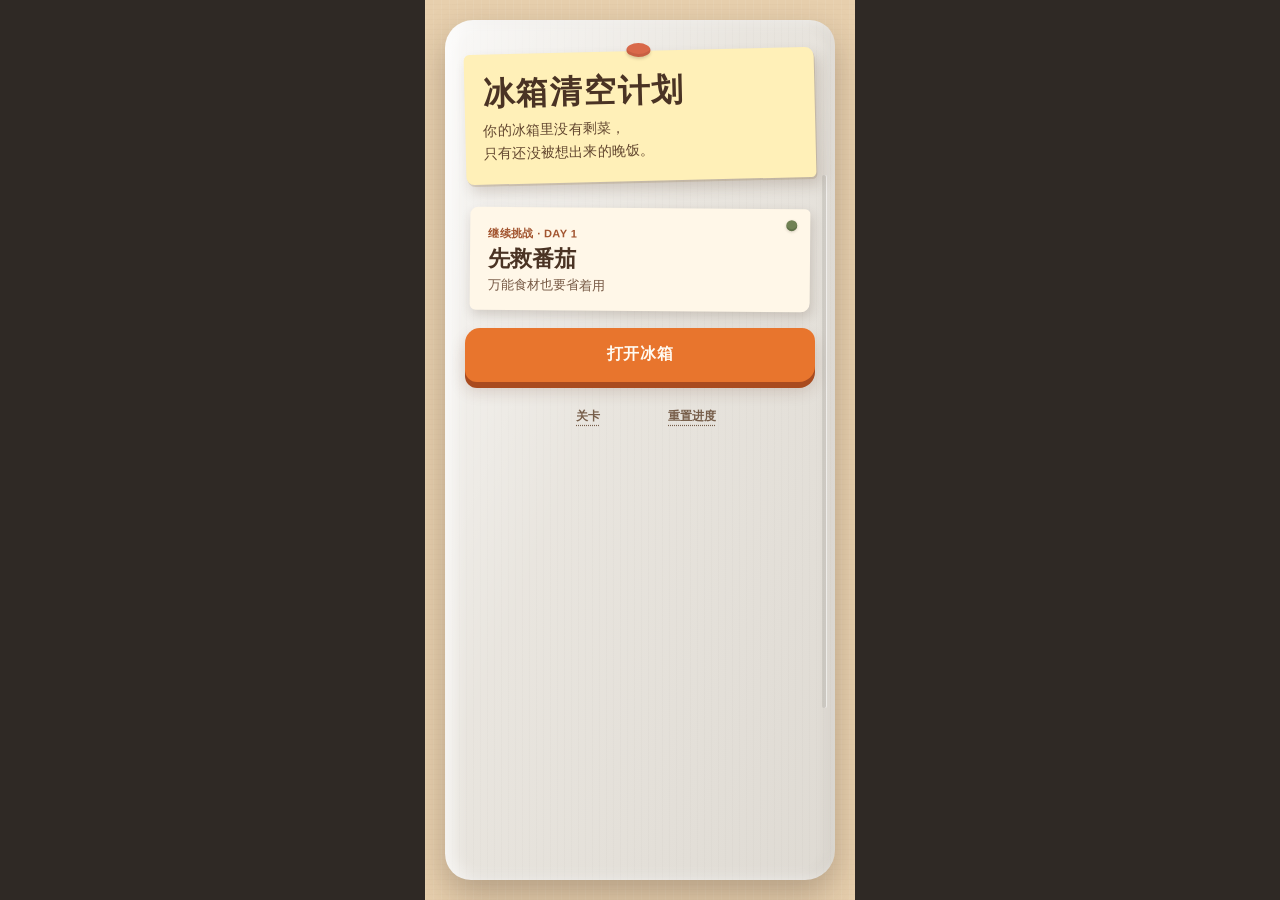
<file: game/index.html>
<!doctype html>
<html lang="zh-CN">
<head>
<meta charset="utf-8">
<meta name="viewport" content="width=device-width,initial-scale=1,viewport-fit=cover">
<title>冰箱清空计划</title>
<link rel="stylesheet" href="./styles.css">
<link rel="stylesheet" href="./enhancements.css">
</head>
<body>
<main id="app"></main>
<script src="./app.js" defer></script>
<script src="./enhancements.js" defer></script>
<script src="./day3-8-food-assets.js" defer></script>
<script src="./formal-assets.js" defer></script>
<script src="./dish-render-hotfix.js" defer></script>
</body>
</html>
</file>
<file: game/styles.css>
:root {
  --paper: #fff8ec;
  --paper-soft: #f8ecd7;
  --cream: #ead1ae;
  --cream-deep: #d7b58b;
  --ink: #4a3324;
  --muted: #765844;
  --orange: #e8752d;
  --orange-deep: #a94b1f;
  --red: #d6533e;
  --green: #638047;
  --line: #c8aa86;
  --cool: #dcecf1;
  --soft-shadow: rgba(76, 48, 28, .16);
}

* { box-sizing: border-box; }

html {
  background: #2f2925;
  touch-action: manipulation;
}

body {
  margin: 0;
  background: #2f2925;
  font-family: -apple-system, BlinkMacSystemFont, "PingFang SC", "Hiragino Sans GB", "Microsoft YaHei", sans-serif;
  color: var(--ink);
  font-weight: 500;
  -webkit-font-smoothing: antialiased;
  -webkit-touch-callout: none;
}

button {
  font: inherit;
  color: inherit;
  touch-action: manipulation;
  -webkit-tap-highlight-color: transparent;
}

button:focus {
  outline: 3px solid #f2ad60;
  outline-offset: 2px;
}

button:focus-visible {
  outline: 3px solid #f2ad60;
  outline-offset: 2px;
}

#app {
  width: 100%;
  max-width: 430px;
  width: min(100vw, 430px);
  min-height: 100vh;
  min-height: 100svh;
  margin: auto;
  position: relative;
  overflow: hidden;
  background-color: #e7cfad;
  background-image:
    repeating-linear-gradient(0deg, rgba(105, 74, 43, .018) 0 1px, transparent 1px 5px),
    repeating-linear-gradient(90deg, rgba(255, 255, 255, .06) 0 1px, transparent 1px 8px);
}

.screen {
  min-height: 100vh;
  min-height: 100svh;
}

/* Home — closed fridge door, paper note, recipe magnet. */
.home {
  padding: 20px;
  padding-top: calc(20px + var(--safe-area-inset-top, env(safe-area-inset-top, 0px)));
  padding-bottom: calc(20px + var(--safe-area-inset-bottom, env(safe-area-inset-bottom, 0px)));
}

.door {
  min-height: calc(100vh - 40px);
  min-height: calc(100svh - 40px);
  padding: 31px 20px 24px;
  position: relative;
  overflow: hidden;
  border-radius: 28px 25px 30px 26px;
  background-color: #e7e3dc;
  background-image:
    linear-gradient(112deg, rgba(255,255,255,.78), rgba(255,255,255,.08) 42%, rgba(120,112,102,.08) 100%),
    repeating-linear-gradient(90deg, rgba(78,72,66,.024) 0 1px, transparent 1px 7px);
  box-shadow:
    inset 8px 0 16px rgba(255,255,255,.7),
    inset -6px 0 14px rgba(89,78,65,.08),
    0 15px 34px rgba(44,31,22,.27);
}

.door::after {
  content: "";
  position: absolute;
  right: 9px;
  top: 18%;
  width: 4px;
  height: 62%;
  border-radius: 3px;
  background: rgba(103, 98, 91, .14);
  box-shadow: 1px 0 0 rgba(255,255,255,.55);
  pointer-events: none;
}

.note {
  position: relative;
  z-index: 1;
  padding: 22px 18px 19px;
  border-radius: 6px 9px 5px 8px;
  background: #fff0b8;
  transform: rotate(-1.35deg);
  box-shadow:
    1px 2px 0 rgba(134,99,45,.18),
    5px 8px 14px rgba(79,55,32,.19);
}

.note::before {
  content: "";
  position: absolute;
  top: -8px;
  left: 50%;
  width: 24px;
  height: 14px;
  transform: translateX(-50%) rotate(2deg);
  border-radius: 50%;
  background: #d9694a;
  box-shadow: inset 0 -3px 0 rgba(112,48,32,.17), 0 2px 3px rgba(67,43,27,.2);
}

.note h1 {
  margin: 0 0 8px;
  font-size: 32px;
  line-height: 1.08;
  font-weight: 750;
  letter-spacing: .055em;
}

.note p {
  margin: 0;
  color: #62462f;
  font-size: 14px;
  font-weight: 560;
  line-height: 1.65;
  letter-spacing: .015em;
}

.current {
  position: relative;
  z-index: 1;
  margin: 27px 5px 17px;
  padding: 16px 18px 15px;
  border-radius: 8px 5px 9px 6px;
  background: #fff7e8;
  transform: rotate(.45deg);
  box-shadow: 2px 5px 12px rgba(68,46,28,.18);
}

.current::after {
  content: "";
  position: absolute;
  right: 13px;
  top: 11px;
  width: 11px;
  height: 11px;
  border-radius: 50%;
  background: #708154;
  box-shadow: inset 0 -2px 0 rgba(47,63,35,.24), 0 1px 3px rgba(55,44,30,.2);
}

.current small {
  display: inline-block;
  color: #a2542f;
  font-size: 11px;
  font-weight: 700;
  line-height: 1.25;
  letter-spacing: .035em;
}

.current h2 {
  margin: 5px 24px 4px 0;
  font-size: 22px;
  font-weight: 720;
  line-height: 1.2;
}

.current div {
  color: var(--muted);
  font-size: 13px;
  font-weight: 560;
  line-height: 1.45;
}

.primary,
.secondary {
  width: 100%;
  min-height: 48px;
  padding: 12px 14px;
  border: 0;
  border-radius: 15px 13px 16px 12px;
  font-weight: 720;
  letter-spacing: .035em;
}

.primary {
  color: #fffaf1;
  background: var(--orange);
  box-shadow: 0 6px 0 var(--orange-deep), 0 9px 16px rgba(101,52,25,.18);
  transition: transform .08s ease, box-shadow .08s ease, background-color .15s ease;
}

.primary:active {
  transform: translateY(4px);
  box-shadow: 0 2px 0 var(--orange-deep), 0 4px 8px rgba(101,52,25,.14);
}

.secondary {
  color: #614632;
  background: #ead7ba;
  box-shadow: inset 0 -2px 0 rgba(114,76,43,.12);
}

.home > .door > .primary {
  min-height: 54px;
  font-size: 16px;
}

.home-links {
  display: flex;
  justify-content: center;
  align-items: center;
  margin-top: 13px;
}
.home-links > * + * { margin-left: 12px; }
.supports-flex-gap .home-links { gap: 12px; }
.supports-flex-gap .home-links > * + * { margin-left: 0; }

.home-links button {
  min-width: 92px;
  min-height: 44px;
  padding: 9px 12px;
  border: 0;
  border-radius: 8px 6px 9px 7px;
  background: transparent;
  color: #775e4a;
  font-size: 12px;
  font-weight: 620;
  text-decoration: underline;
  text-decoration-style: dotted;
  text-underline-offset: 4px;
}

/* Level list keeps a paper-stack feel rather than dashboard cards. */
.page { padding: 17px 16px 24px; }
.page-head { display: flex; align-items: center; }
.page-head > * + * { margin-left: 10px; }
.supports-flex-gap .page-head { gap: 10px; }
.supports-flex-gap .page-head > * + * { margin-left: 0; }
.back {
  width: 44px;
  height: 44px;
  border: 0;
  border-radius: 50%;
  background: #fff8ec;
  font-size: 22px;
  box-shadow: 0 3px 0 rgba(116,78,44,.17);
}
.page h1 { margin: 0; font-size: 25px; font-weight: 730; letter-spacing: .03em; }
.sub { margin: 5px 4px 16px 54px; color: var(--muted); font-size: 12px; font-weight: 540; line-height: 1.45; }
.levels { display: grid; grid-gap: 10px; gap: 10px; }
.level {
  min-height: 72px;
  padding: 12px 13px;
  border: 0;
  border-radius: 9px 6px 10px 7px;
  background: var(--paper);
  display: grid;
  grid-template-columns: 50px 1fr auto;
  grid-gap: 10px;
  gap: 10px;
  text-align: left;
  align-items: center;
  box-shadow: 1px 4px 9px rgba(78,51,31,.13);
}
.level:nth-child(3n+1) { transform: rotate(-.15deg); }
.level:nth-child(3n+2) { transform: rotate(.16deg); }
.level:disabled { opacity: .48; filter: saturate(.72); }
.day-box {
  height: 50px;
  border-radius: 6px 8px 5px 7px;
  background: #e8cda6;
  display: flex;
  align-items: center;
  justify-content: center;
  font-size: 11px;
  font-weight: 730;
  line-height: 1.25;
  transform: rotate(-1deg);
}
.level h3 { margin: 0; font-size: 15px; font-weight: 700; }
.level p { margin: 4px 0 0; color: var(--muted); font-size: 11px; font-weight: 520; line-height: 1.35; }
.stars { color: #d9942e; font-size: 13px; letter-spacing: -.04em; }

/* Main game — warm HUD around a cool fridge stage. */
.game {
  height: 100vh;
  height: 100svh;
  min-height: 100vh;
  min-height: 100svh;
  display: flex;
  flex-direction: column;
  overflow: hidden;
  background: #e6cda9;
}

.game-head {
  flex: none;
  padding: 7px 10px 6px;
  padding-top: calc(7px + var(--safe-area-inset-top, env(safe-area-inset-top, 0px)));
  background: #f2e4cf;
  border-bottom: 1px dashed rgba(132,91,57,.34);
  box-shadow: 0 3px 8px rgba(88,56,34,.08);
  position: relative;
  z-index: 3;
}

.top { display: flex; align-items: center; min-height: 44px; }
.top > * + * { margin-left: 8px; }
.supports-flex-gap .top { gap: 8px; }
.supports-flex-gap .top > * + * { margin-left: 0; }

.day {
  flex: none;
  padding: 5px 7px 4px;
  border-radius: 5px 7px 4px 6px;
  background: #f3c997;
  color: #8b4d2c;
  font-size: 10px;
  font-weight: 760;
  line-height: 1;
  letter-spacing: .045em;
  transform: rotate(-1.6deg);
  box-shadow: 0 2px 0 rgba(135,84,45,.12);
}

.game-title {
  flex: 1;
  min-width: 0;
  font-size: 19px;
  font-weight: 720;
  line-height: 1.15;
  letter-spacing: .025em;
}

.finish {
  min-width: 56px;
  min-height: 44px;
  padding: 6px 8px;
  border: 0;
  border-radius: 8px 6px 9px 7px;
  background: transparent;
  color: #6f5745;
  font-size: 11px;
  font-weight: 650;
}

.finish.ready {
  color: #fffaf1;
  background: var(--orange);
  box-shadow: 0 3px 0 var(--orange-deep);
}

.urgent {
  margin-top: 1px;
  padding: 6px 1px 2px;
  border: 0;
  border-top: 1px dashed rgba(146,105,73,.28);
  background: transparent;
  display: flex;
  align-items: flex-start;
}
.urgent > * + * { margin-left: 6px; }
.supports-flex-gap .urgent { gap: 6px; }
.supports-flex-gap .urgent > * + * { margin-left: 0; }

.urgent b {
  padding-top: 4px;
  color: var(--red);
  font-size: 10px;
  font-weight: 720;
  line-height: 18px;
  white-space: nowrap;
  letter-spacing: .02em;
}

.urgent-chips {
  min-width: 0;
  display: flex;
  flex-wrap: wrap;
}
.urgent-chips .chip { margin: 0 4px 4px 0; }
.supports-flex-gap .urgent-chips { gap: 4px; }
.supports-flex-gap .urgent-chips .chip { margin: 0; }

.chip {
  padding: 4px 7px 3px;
  border-radius: 6px 4px 7px 5px;
  background: rgba(255,251,241,.9);
  color: #654b38;
  font-size: 9px;
  font-weight: 630;
  line-height: 16px;
  white-space: nowrap;
  box-shadow: 0 1px 3px rgba(83,54,33,.09);
}

.chip:nth-child(2n) { transform: rotate(.5deg); }
.chip:nth-child(3n) { transform: rotate(-.45deg); }

.budgets {
  display: flex;
  flex-wrap: wrap;
  margin-top: 3px;
}
.budgets span { margin: 0 4px 4px 0; }
.supports-flex-gap .budgets { gap: 4px; }
.supports-flex-gap .budgets span { margin: 0; }

.budgets span {
  padding: 3px 6px;
  border-radius: 5px 7px 5px 6px;
  background: rgba(255,249,237,.7);
  color: #6b523f;
  font-size: 9px;
  font-weight: 650;
}
.budgets .warn { color: var(--red); }

.fridge {
  flex: 1 1 auto;
  min-height: 220px;
  position: relative;
  overflow: hidden;
  border-left: 10px solid #e8e6df;
  border-right: 10px solid #e8e6df;
  background-color: #cfe3ea;
  background-image:
    linear-gradient(180deg, rgba(250,254,255,.82), rgba(175,204,216,.34)),
    repeating-linear-gradient(90deg, rgba(55,92,110,.022) 0 1px, transparent 1px 9px);
  box-shadow:
    inset 0 12px 26px rgba(83,123,141,.12),
    inset 0 -10px 22px rgba(65,103,121,.09),
    inset 8px 0 10px rgba(255,255,255,.42),
    inset -8px 0 10px rgba(255,255,255,.35);
}

.fridge::before,
.fridge::after {
  content: "";
  position: absolute;
  left: 2%;
  right: 2%;
  height: 4px;
  border-radius: 2px;
  background: rgba(239,247,249,.92);
  box-shadow: 0 3px 4px rgba(75,111,128,.19);
}
.fridge::before { top: 35%; }
.fridge::after { top: 69%; }

.ingredient {
  position: absolute;
  min-width: 44px;
  min-height: 44px;
  padding: 0;
  border: 0;
  background: transparent;
  touch-action: none;
  user-select: none;
  -webkit-user-select: none;
}

.ingredient .icon {
  width: 100%;
  height: 100%;
  display: flex;
  align-items: center;
  justify-content: center;
  border: 0;
  border-radius: 10px;
  background: transparent;
  font-size: 39px;
  filter: drop-shadow(0 4px 4px rgba(55,83,95,.2));
  transition: transform .1s ease, filter .15s ease;
}

.ingredient:active .icon { transform: scale(.95); }

.ingredient .label {
  position: absolute;
  left: 50%;
  bottom: -1px;
  max-width: 94%;
  padding: 2px 5px;
  transform: translateX(-50%) rotate(-.45deg);
  overflow: hidden;
  border-radius: 5px 4px 6px 5px;
  background: rgba(255,250,236,.92);
  color: #5d4735;
  box-shadow: 0 1px 3px rgba(66,48,34,.12);
  font-size: 8px;
  font-weight: 650;
  line-height: 1.2;
  white-space: nowrap;
  text-overflow: ellipsis;
}

.ingredient .qty {
  position: absolute;
  right: -3px;
  bottom: -3px;
  z-index: 3;
  padding: 2px 5px;
  border: 1px solid rgba(160,112,70,.34);
  border-radius: 7px 5px 8px 6px;
  background: #fff1da;
  color: #65442d;
  box-shadow: 0 2px 4px rgba(72,48,31,.13);
  font-size: 9px;
  font-weight: 760;
}

.ingredient.urgent-food::before {
  content: "今天";
  position: absolute;
  left: -3px;
  top: -4px;
  z-index: 4;
  padding: 3px 5px 2px;
  border-radius: 4px 6px 4px 5px;
  background: var(--red);
  color: #fff;
  box-shadow: 0 2px 3px rgba(95,45,34,.18);
  font-size: 8px;
  font-weight: 720;
  letter-spacing: .03em;
  transform: rotate(-3deg);
}

.ingredient.reserved { opacity: .56; }
.ingredient.dragging { opacity: .27; }
.ingredient.recipe-highlight { z-index: 9; animation: recipePulse .8s ease-in-out; }
.ingredient .asset {
  width: 100%;
  height: 100%;
  object-fit: contain;
  object-position: center bottom;
  display: block;
  filter: drop-shadow(0 4px 4px rgba(49,80,91,.22));
}
.ingredient.day1-pos .icon { align-items: flex-end; }

@keyframes recipePulse {
  0%, 100% { filter: none; }
  35% { filter: drop-shadow(0 0 8px rgba(232,117,45,.7)); transform: scale(1.07); }
  70% { filter: drop-shadow(0 0 5px rgba(232,117,45,.55)); }
}

.p0{left:7%;top:16%;width:22%;height:16%}.p1{left:37%;top:17%;width:22%;height:16%}.p2{right:7%;top:17%;width:22%;height:16%}.p3{left:7%;top:48%;width:18%;height:18%}.p4{left:28%;top:51%;width:20%;height:16%}.p5{left:52%;top:51%;width:19%;height:16%}.p6{right:6%;top:50%;width:21%;height:17%}.p7{left:7%;top:34%;width:17%;height:14%}.p8{left:28%;top:35%;width:17%;height:14%}.p9{left:51%;top:35%;width:17%;height:14%}.p10{right:8%;top:35%;width:17%;height:14%}.p11{left:41%;top:70%;width:18%;height:14%}

.menu {
  min-height: 44px;
  flex: none;
  display: flex;
  align-items: center;
  padding: 0 8px;
  border: 0;
  border-top: 1px dashed rgba(140,99,66,.34);
  border-bottom: 1px dashed rgba(140,99,66,.3);
  background: #f8ead4;
  font-size: 10px;
}
.menu > * + * { margin-left: 5px; }
.supports-flex-gap .menu { gap: 5px; }
.supports-flex-gap .menu > * + * { margin-left: 0; }
.menu > b { font-weight: 700; }
.menu > span { color: var(--muted); font-weight: 600; }
.done { display: flex; flex: 1; min-width: 0; overflow: hidden; }
.done > * + * { margin-left: 4px; }
.supports-flex-gap .done { gap: 4px; }
.supports-flex-gap .done > * + * { margin-left: 0; }
.done span {
  padding: 3px 5px;
  border-radius: 5px 7px 4px 6px;
  background: #efd1a5;
  font-size: 8px;
  white-space: nowrap;
}
.possible {
  min-width: 44px;
  min-height: 44px;
  padding: 0 3px;
  border: 0;
  background: transparent;
  color: var(--green);
  font-size: 9px;
  font-weight: 720;
  text-decoration: underline;
  text-decoration-style: dotted;
  text-underline-offset: 3px;
}

.cook {
  flex: none;
  padding: 6px 9px 8px;
  padding-bottom: calc(8px + var(--safe-area-inset-bottom, env(safe-area-inset-bottom, 0px)));
  background-color: #e9d1ae;
  background-image: repeating-linear-gradient(0deg, rgba(112,77,46,.018) 0 1px, transparent 1px 6px);
  box-shadow: inset 0 4px 9px rgba(110,72,43,.06);
}

.hint {
  min-height: 18px;
  text-align: center;
  color: #624834;
  font-size: 10px;
  font-weight: 680;
  line-height: 1.45;
  letter-spacing: .01em;
}

.slots {
  display: grid;
  grid-template-columns: repeat(4, 1fr);
  grid-gap: 5px;
  gap: 5px;
  margin: 4px 0;
}

.slot {
  height: 50px;
  position: relative;
  display: flex;
  align-items: center;
  justify-content: center;
  border: 2px dashed #bd9568;
  border-radius: 10px 7px 11px 8px;
  background: rgba(255,247,232,.66);
  box-shadow: inset 0 -2px 0 rgba(121,82,47,.06);
  font-size: 27px;
}
.slot:nth-child(2n) { border-radius: 7px 11px 8px 10px; }
.slot.empty::after { content: "+"; color: #b68858; font-weight: 500; }
.slot-x {
  position: absolute;
  right: -1px;
  top: 50%;
  width: 44px;
  height: 44px;
  padding: 5px;
  border: 0;
  border-radius: 8px;
  background: transparent;
  transform: translateY(-50%);
  color: #6f5844;
  font-size: 13px;
  display: flex;
  justify-content: flex-end;
  align-items: flex-start;
}

.station {
  display: grid;
  grid-template-columns: 1fr 1.05fr;
  grid-gap: 7px;
  gap: 7px;
  align-items: center;
}

.pot {
  height: 86px;
  position: relative;
  transform-origin: 48% 54%;
  will-change: transform, filter;
}
.pot::before {
  content: "";
  position: absolute;
  left: 50%;
  top: 4px;
  width: 140px;
  height: 66px;
  border-radius: 50%;
  background: #3d3a36;
  transform: translateX(-50%);
  box-shadow: inset 0 0 0 8px #9d7047, 0 5px 0 #715943, 0 7px 10px rgba(74,49,32,.14);
  z-index: 2;
}
.pot::after {
  content: "";
  position: absolute;
  left: 57%;
  top: 61px;
  width: 90px;
  height: 20px;
  border-radius: 11px 14px 10px 13px;
  background: #4a4641;
  transform: rotate(16deg);
  transform-origin: 7px 50%;
  z-index: 1;
}

.actions { display: grid; grid-gap: 6px; gap: 6px; }
.actions button {
  min-height: 44px;
  padding: 8px;
  border: 0;
  font-weight: 700;
  letter-spacing: .02em;
}
.clear {
  border-radius: 8px 6px 9px 7px;
  background: rgba(255,248,235,.36);
  color: #715844;
  box-shadow: inset 0 0 0 1px rgba(142,99,64,.2);
}
.fire {
  border-radius: 14px 12px 15px 11px;
  background: #a99d90;
  color: #fffaf2;
  font-size: 16px;
  box-shadow: 0 4px 0 #81766b;
  transition: transform .08s ease, box-shadow .08s ease, background-color .15s ease;
}
.fire.ready {
  background: var(--orange);
  box-shadow: 0 5px 0 var(--orange-deep), 0 0 0 3px rgba(255,246,225,.54), 0 8px 14px rgba(123,61,27,.16);
  animation: readyGlow 1.55s ease-in-out infinite;
}
.fire:active {
  transform: translateY(3px);
  box-shadow: 0 1px 0 #81766b;
}
.fire.ready:active { box-shadow: 0 2px 0 var(--orange-deep); }

@keyframes readyGlow {
  0%, 100% { box-shadow: 0 5px 0 var(--orange-deep), 0 0 0 3px rgba(255,246,225,.48), 0 8px 14px rgba(123,61,27,.14); }
  50% { box-shadow: 0 5px 0 var(--orange-deep), 0 0 0 5px rgba(255,242,208,.66), 0 9px 17px rgba(123,61,27,.2); }
}

.toast {
  position: absolute;
  left: 50%;
  top: 116px;
  z-index: 60;
  width: 82%;
  max-width: 330px;
  width: min(82%, 330px);
  padding: 10px 12px;
  border-radius: 9px 7px 10px 8px;
  background: rgba(67,49,38,.95);
  color: #fffaf0;
  box-shadow: 0 9px 19px rgba(37,27,21,.28);
  transform: translateX(-50%) rotate(-.25deg);
  opacity: 0;
  pointer-events: none;
  transition: opacity .18s ease, transform .18s ease;
}
.toast.show { opacity: 1; transform: translateX(-50%) rotate(0); }
.toast-title { font-size: 13px; font-weight: 720; }
.toast-detail { margin-top: 2px; color: #fff0d7; font-size: 10px; font-weight: 520; line-height: 1.45; }

.shade {
  position: absolute;
  top: 0;
  right: 0;
  bottom: 0;
  left: 0;
  inset: 0;
  z-index: 20;
  display: none;
  background: rgba(48,38,31,.48);
}
.shade.show { display: block; }

.drawer {
  position: absolute;
  left: 0;
  right: 0;
  bottom: 0;
  z-index: 21;
  max-height: 72%;
  padding: 15px 14px 18px;
  overflow: auto;
  -webkit-overflow-scrolling: touch;
  border-radius: 17px 13px 0 0;
  background: #fff9ef;
  box-shadow: 0 -10px 28px rgba(58,39,26,.22);
  transform: translateY(103%);
  transition: transform .2s ease;
}
.drawer.show { transform: translateY(0); }
.drawer-head { display: flex; align-items: center; padding-bottom: 7px; border-bottom: 1px dashed rgba(142,99,63,.28); }
.drawer-head b { flex: 1; font-size: 16px; font-weight: 720; }
.close {
  min-width: 44px;
  min-height: 44px;
  padding: 6px 10px;
  border: 0;
  border-radius: 8px 6px 9px 7px;
  background: #ecd7b7;
  color: #654c39;
  font-size: 11px;
  font-weight: 650;
}

.recipe {
  width: 100%;
  min-height: 60px;
  padding: 9px 2px;
  border: 0;
  border-bottom: 1px dashed rgba(160,120,86,.28);
  background: transparent;
  color: inherit;
  display: grid;
  grid-template-columns: 1fr auto;
  grid-gap: 6px;
  gap: 6px;
  text-align: left;
}
.recipe-name { display: block; font-size: 13px; font-weight: 700; }
.recipe-need, .recipe-meta { display: block; margin-top: 3px; color: var(--muted); font-size: 9px; font-weight: 520; }
.recipe-state { align-self: center; color: var(--green); font-size: 9px; font-weight: 720; }
.recipe.off { opacity: .43; }
.recipe.warn .recipe-state { color: var(--red); }

.drag-ghost {
  position: fixed;
  left: 0;
  top: 0;
  z-index: 80;
  width: 66px;
  height: 66px;
  border: 1px solid rgba(183,139,96,.34);
  border-radius: 11px 8px 12px 9px;
  background: rgba(255,249,237,.9);
  box-shadow: 0 10px 24px rgba(46,34,26,.25);
  display: flex;
  align-items: center;
  justify-content: center;
  font-size: 34px;
  pointer-events: none;
  transform: translate(-50%, -58%);
}
.drag-ghost small {
  position: absolute;
  left: 50%;
  bottom: 3px;
  padding: 1px 4px;
  border-radius: 4px;
  background: rgba(255,250,238,.94);
  transform: translateX(-50%);
  font-size: 8px;
  font-weight: 650;
  white-space: nowrap;
}
.cook.drop-target {
  outline: 3px dashed var(--orange);
  outline-offset: -4px;
  background-color: #efd6b2;
}

.tutorial-coach {
  position: absolute;
  left: 50%;
  top: 112px;
  z-index: 35;
  width: 82%;
  max-width: 320px;
  width: min(82%, 320px);
  padding: 11px 13px;
  border-radius: 7px 9px 6px 8px;
  background: #fff0b8;
  color: #593c29;
  box-shadow: 2px 7px 17px rgba(52,37,27,.2);
  transform: translateX(-50%) rotate(-.55deg);
  display: none;
  pointer-events: none;
  text-align: center;
  font-size: 12px;
  font-weight: 650;
  line-height: 1.45;
}
.tutorial-coach.show { display: block; }
.tutorial-focus { position: relative; z-index: 34; box-shadow: 0 0 0 3px var(--orange), 0 0 0 7px rgba(255,247,229,.45); }
.fire.tutorial-focus { animation: tutorialPulse 1s ease-in-out infinite; }
@keyframes tutorialPulse { 0%,100% { transform: scale(1); } 50% { transform: scale(1.025); } }

/* Modals read as result/recipe cards, not web dialogs. */
.modal-wrap {
  position: absolute;
  top: 0;
  right: 0;
  bottom: 0;
  left: 0;
  inset: 0;
  z-index: 40;
  display: none;
  align-items: center;
  justify-content: center;
  padding: 17px;
  background: rgba(48,38,31,.53);
}
.modal-wrap.show { display: flex; }
.modal {
  width: 100%;
  position: relative;
  padding: 22px 18px 19px;
  border-radius: 10px 7px 12px 8px;
  background: var(--paper);
  box-shadow: 4px 15px 34px rgba(43,30,22,.31);
  text-align: center;
  transform: rotate(-.15deg);
}
.modal::before {
  content: "";
  position: absolute;
  top: -7px;
  left: 50%;
  width: 54px;
  height: 14px;
  border-radius: 2px;
  background: rgba(231,198,143,.72);
  transform: translateX(-50%) rotate(1deg);
  box-shadow: 0 1px 1px rgba(87,61,39,.08);
  pointer-events: none;
}
.modal h2 { margin: 0 0 8px; font-size: 21px; font-weight: 730; letter-spacing: .02em; }
.modal p { margin: 6px 0; color: var(--muted); font-size: 11px; font-weight: 520; line-height: 1.6; }
.modal-actions { display: flex; margin-top: 15px; }
.modal-actions > * + * { margin-left: 7px; }
.supports-flex-gap .modal-actions { gap: 7px; }
.supports-flex-gap .modal-actions > * + * { margin-left: 0; }
.modal-actions button {
  flex: 1;
  min-height: 44px;
  padding: 10px;
  border: 0;
  font-weight: 700;
}
.score { color: #e56d2d; font-size: 62px; font-weight: 790; line-height: 1; letter-spacing: -.035em; }
.stats {
  display: grid;
  grid-template-columns: repeat(4, 1fr);
  grid-gap: 0;
  gap: 0;
  margin: 15px 0 12px;
  padding: 8px 0;
  border-top: 1px dashed rgba(145,105,72,.3);
  border-bottom: 1px dashed rgba(145,105,72,.3);
}
.stat {
  min-width: 0;
  padding: 3px 4px;
  border-right: 1px dashed rgba(145,105,72,.25);
  border-radius: 0;
  background: transparent;
  color: #80634e;
  font-size: 9px;
  font-weight: 560;
}
.stat:last-child { border-right: 0; }
.stat b { display: block; margin-top: 2px; color: #4d3627; font-size: 14px; font-weight: 740; white-space: nowrap; }
.personality {
  display: inline-block;
  width: auto;
  width: fit-content;
  max-width: 100%;
  margin: 10px auto 7px;
  padding: 6px 10px 5px;
  border-radius: 6px 4px 7px 5px;
  background: #ffe8ba;
  color: #70472e;
  font-size: 22px;
  font-weight: 740;
  transform: rotate(.45deg);
}
.mvp {
  display: inline-block;
  margin-top: 8px;
  padding: 6px 9px;
  border-radius: 6px 8px 5px 7px;
  background: #efd0a2;
  color: #684b35;
  font-size: 10px;
  font-weight: 650;
}
.leftover { margin: 8px auto 0; color: var(--red); font-size: 11px; font-weight: 700; }

@media (hover: hover) {
  .primary:hover { background: #ee7e34; }
  .home-links button:hover, .possible:hover { color: #9a5835; }
  .level:not(:disabled):hover { transform: translateY(-1px) rotate(.1deg); box-shadow: 2px 6px 12px rgba(78,51,31,.16); }
  .recipe:hover { background: rgba(244,226,198,.35); }
}

@media (max-height: 740px) {
  .game-head { padding-top: 4px; padding-bottom: 4px; }
  .top { min-height: 44px; }
  .finish { min-height: 44px; }
  .urgent { margin-top: 0; padding-top: 4px; padding-bottom: 1px; }
  .urgent b { padding-top: 2px; line-height: 18px; }
  .chip { padding: 3px 5px 2px; line-height: 14px; }
  .budgets { margin-top: 1px; }
  .fridge { min-height: 190px; }
  .ingredient .icon { font-size: 32px; }
  .ingredient .label { font-size: 7px; }
  .menu { min-height: 44px; }
  .possible { min-height: 44px; }
  .cook { padding-top: 4px; padding-bottom: 5px; padding-bottom: calc(5px + var(--safe-area-inset-bottom, env(safe-area-inset-bottom, 0px))); }
  .slot { height: 44px; }
  .pot { height: 66px; }
  .pot::before { width: 120px; height: 56px; }
  .pot::after { width: 72px; height: 17px; top: 53px; }
  .actions button { min-height: 44px; }
}

@media (max-width: 365px) {
  .home { padding: 14px; padding-top: calc(14px + var(--safe-area-inset-top, env(safe-area-inset-top, 0px))); padding-bottom: calc(14px + var(--safe-area-inset-bottom, env(safe-area-inset-bottom, 0px))); }
  .door { min-height: calc(100vh - 28px); min-height: calc(100svh - 28px); padding: 26px 16px 20px; }
  .note h1 { font-size: 29px; }
  .game-title { font-size: 17px; }
  .urgent > * + * { margin-left: 3px; }
  .supports-flex-gap .urgent { gap: 3px; }
  .supports-flex-gap .urgent > * + * { margin-left: 0; }
  .urgent b { font-size: 8px; }
  .chip { font-size: 8px; }
  .ingredient .icon { font-size: 31px; }
  .ingredient .label { font-size: 7px; }
  .score { font-size: 56px; }
  .stat { padding-left: 2px; padding-right: 2px; }
  .stat b { font-size: 12px; }
}

@media (prefers-reduced-motion: reduce) {
  *, *::before, *::after {
    scroll-behavior: auto !important;
    animation-duration: .01ms !important;
    animation-iteration-count: 1 !important;
    transition-duration: .01ms !important;
  }
}
</file>
<file: game/enhancements.css>
.game.cooking .fridge,
.game.cooking .menu,
.game.cooking .clear,
.game.cooking .finish,
.game.cooking .slots,
.game.cooking .ingredient,
.game.cooking .possible {
  pointer-events: none;
}

.fire:disabled {
  opacity: .92;
  cursor: default;
}

.pot.cooking {
  animation:
    potCookShake .16s ease-in-out infinite alternate,
    potGlow .8s ease-in-out;
}

@keyframes potCookShake {
  from { transform: translate3d(-1px, 0, 0) rotate(-1.35deg); }
  to { transform: translate3d(1px, 0, 0) rotate(1.35deg); }
}

@keyframes potGlow {
  0%, 100% { filter: none; }
  50% { filter: drop-shadow(0 0 10px rgba(232,117,45,.5)); }
}

/* Short reward reads like a recipe sticker slapped onto the fridge. */
.dish-reward {
  position: absolute;
  left: 50%;
  top: 50%;
  z-index: 70;
  width: 72%;
  max-width: 260px;
  width: min(72%, 260px);
  padding: 15px 14px 14px;
  border-radius: 9px 6px 11px 7px;
  background: rgba(255,248,236,.97);
  box-shadow: 4px 15px 32px rgba(44,31,23,.3);
  text-align: center;
  transform: translate(-50%, -50%) rotate(-1deg) scale(.86);
  opacity: 0;
  pointer-events: none;
  transition: opacity .18s ease, transform .18s ease;
}

.dish-reward::before {
  content: "";
  position: absolute;
  left: 50%;
  top: -7px;
  width: 46px;
  height: 13px;
  border-radius: 2px;
  background: rgba(230,193,132,.72);
  transform: translateX(-50%) rotate(2deg);
}

.dish-reward.show {
  opacity: 1;
  transform: translate(-50%, -50%) rotate(.3deg) scale(1);
}

.dish-reward .reward-thumb {
  width: 86px;
  height: 86px;
  margin: 0 auto 8px;
  border-radius: 50%;
  background: #fffdf8;
  display: flex;
  align-items: center;
  justify-content: center;
  overflow: hidden;
  box-shadow: inset 0 0 0 5px #efe2cd, 0 4px 10px rgba(72,50,34,.12);
  font-size: 35px;
}

.dish-reward b {
  display: block;
  color: #4c3425;
  font-size: 18px;
  font-weight: 740;
  letter-spacing: .02em;
}

.dish-reward small {
  display: block;
  margin-top: 3px;
  color: #80604a;
  font-size: 10px;
  font-weight: 560;
}

.reward-thumb img,
.done-thumb img,
.dish-detail-thumb img {
  width: 100%;
  height: 100%;
  object-fit: contain;
  object-position: center;
}

.done {
  align-items: center;
  overflow-x: auto;
  scrollbar-width: none;
}

.done::-webkit-scrollbar { display: none; }

.done-dish {
  min-height: 36px;
  padding: 3px 6px 3px 4px;
  border: 0;
  border-radius: 6px 4px 7px 5px;
  background: #f0d4aa;
  box-shadow: 0 2px 4px rgba(85,57,35,.1);
  display: flex;
  align-items: center;
  flex: none;
  text-align: left;
  transform: rotate(-.45deg);
}

.done-dish .done-name { margin-left: 4px; }
.supports-flex-gap .done-dish { gap: 4px; }
.supports-flex-gap .done-dish .done-name { margin-left: 0; }

.done-dish:nth-child(2n) { transform: rotate(.5deg); }

.done-dish .done-thumb {
  width: 27px;
  height: 27px;
  border-radius: 50%;
  background: rgba(255,252,245,.82);
  box-shadow: inset 0 0 0 2px rgba(255,255,255,.62);
  display: flex;
  align-items: center;
  justify-content: center;
  overflow: hidden;
  font-size: 12px;
}

.done-dish .done-name {
  color: #604632;
  font-size: 8px;
  font-weight: 680;
  white-space: nowrap;
}

.dish-detail-thumb {
  width: 100px;
  height: 100px;
  margin: 2px auto 11px;
  border-radius: 50%;
  background: #fffdf8;
  display: flex;
  align-items: center;
  justify-content: center;
  overflow: hidden;
  box-shadow: inset 0 0 0 6px #eee0ca, 0 5px 12px rgba(73,50,33,.12);
  font-size: 38px;
}

/* 8/8 home result is one fridge note, not another dashboard panel. */
.completion-card {
  position: relative;
  margin: 26px 4px 17px;
  padding: 18px 16px 16px;
  border-radius: 8px 5px 9px 6px;
  background: #fff7e7;
  box-shadow: 2px 6px 13px rgba(72,48,30,.17);
  text-align: center;
  transform: rotate(.35deg);
}

.completion-card::before {
  content: "";
  position: absolute;
  top: -6px;
  left: 15%;
  width: 45px;
  height: 12px;
  border-radius: 2px;
  background: rgba(223,190,136,.7);
  transform: rotate(-4deg);
}

.completion-card .big {
  color: #e56d2d;
  font-size: 42px;
  font-weight: 790;
  line-height: 1;
  letter-spacing: -.03em;
}

.completion-card h2 {
  margin: 6px 0 6px;
  font-size: 20px;
  font-weight: 730;
}

.completion-card p {
  margin: 0;
  color: #765845;
  font-size: 12px;
  font-weight: 540;
  line-height: 1.55;
}

.completion-actions {
  display: grid;
  grid-gap: 9px;
  gap: 9px;
  margin-top: 14px;
}

.unlock-note {
  margin: 10px 0 2px;
  padding: 8px 10px;
  border-radius: 6px 4px 7px 5px;
  background: #fff0b8;
  color: #7a512e;
  box-shadow: 0 2px 5px rgba(84,57,34,.09);
  font-size: 10px;
  font-weight: 650;
  line-height: 1.45;
  transform: rotate(-.25deg);
}

@media (max-height: 740px) {
  .dish-reward { top: 46%; }
  .dish-reward .reward-thumb { width: 70px; height: 70px; }
  .done-dish { min-height: 34px; }
}

@media (prefers-reduced-motion: reduce) {
  .pot.cooking,
  .dish-reward {
    animation-duration: .01ms !important;
    animation-iteration-count: 1 !important;
    transition-duration: .01ms !important;
  }
}
</file>
